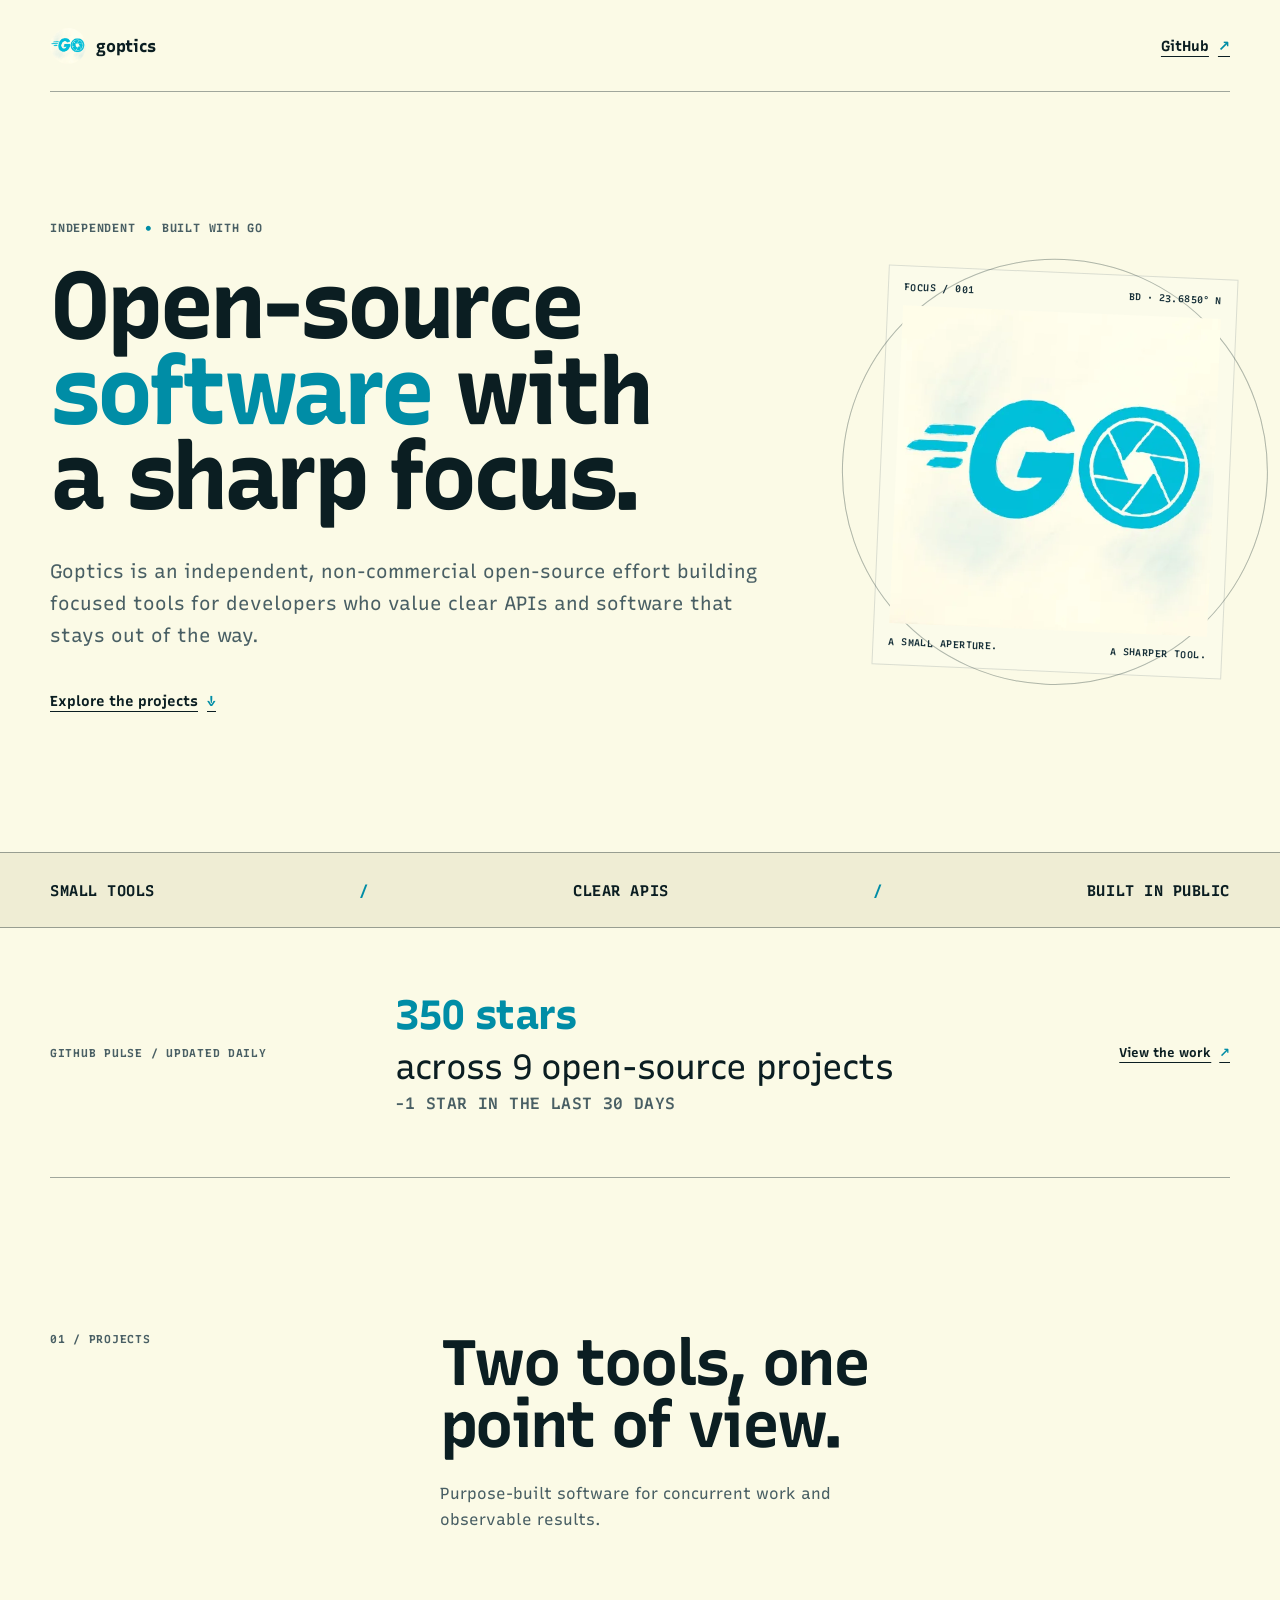
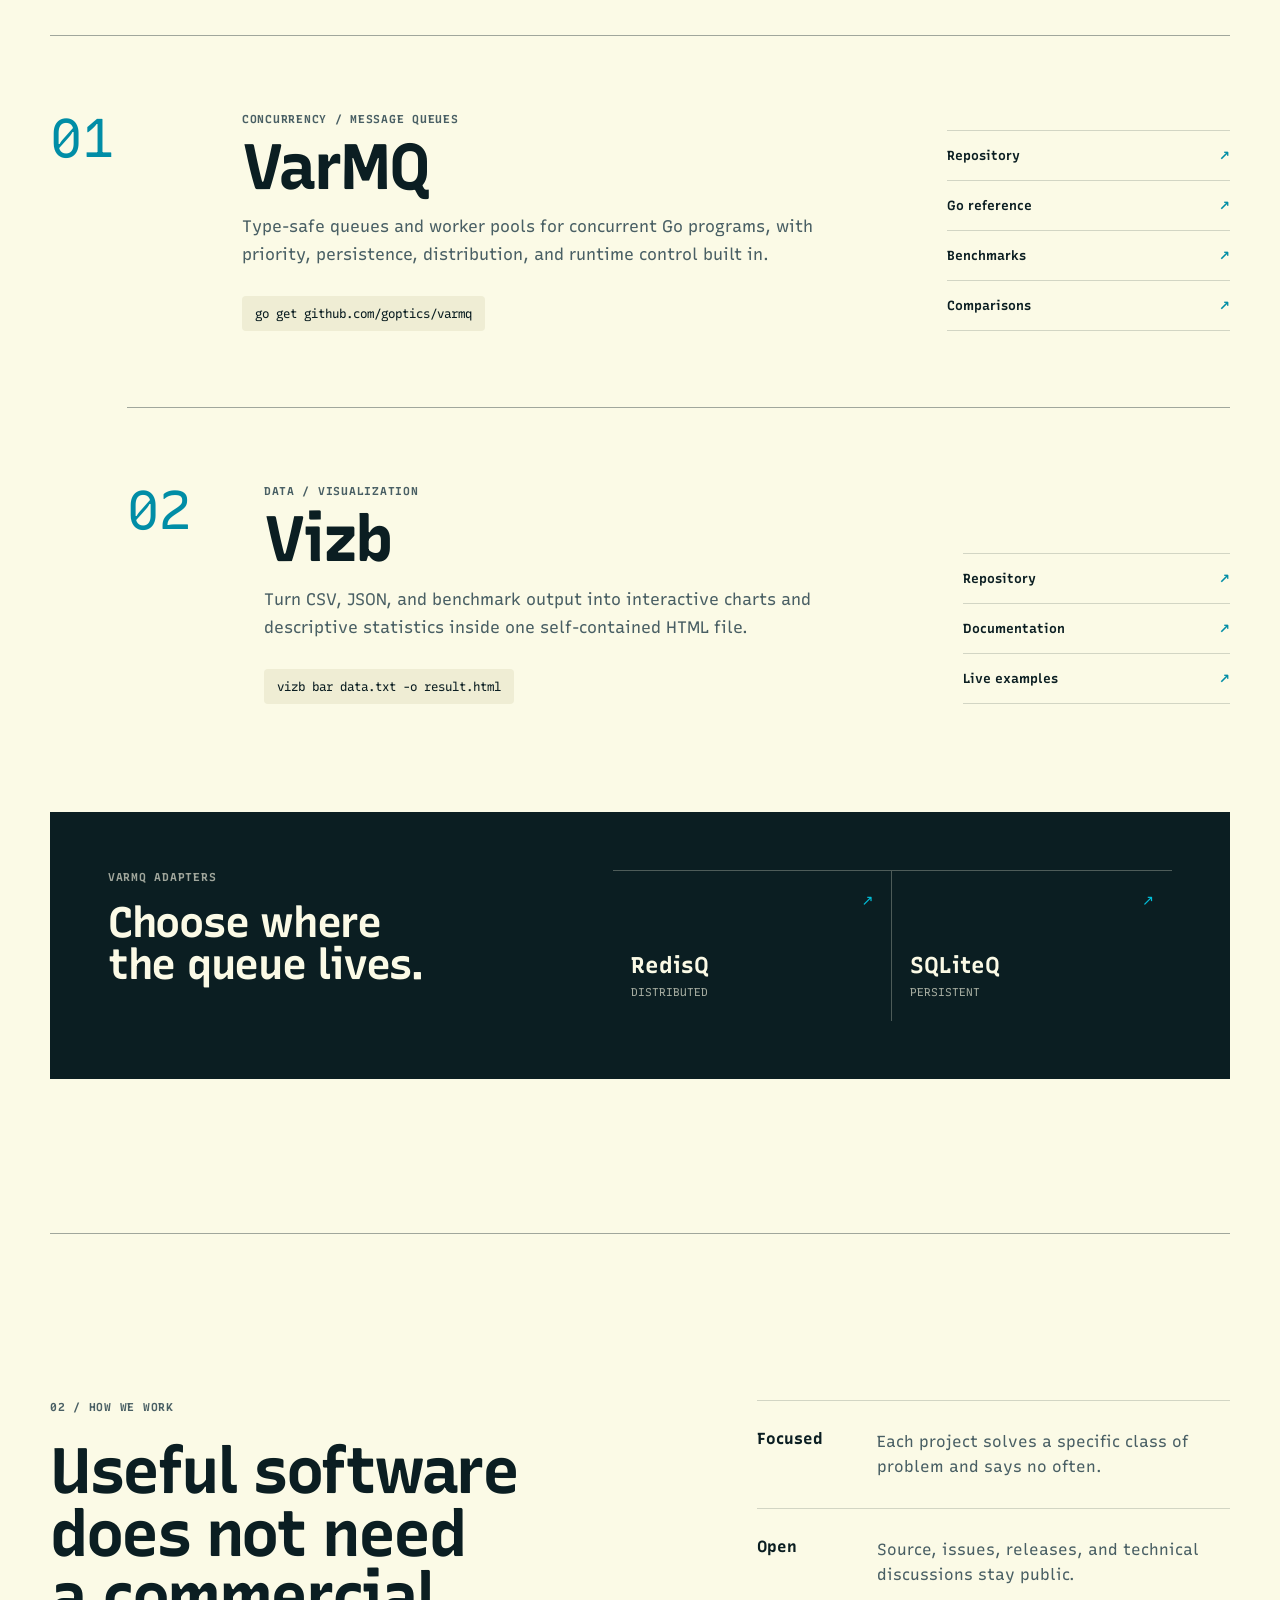
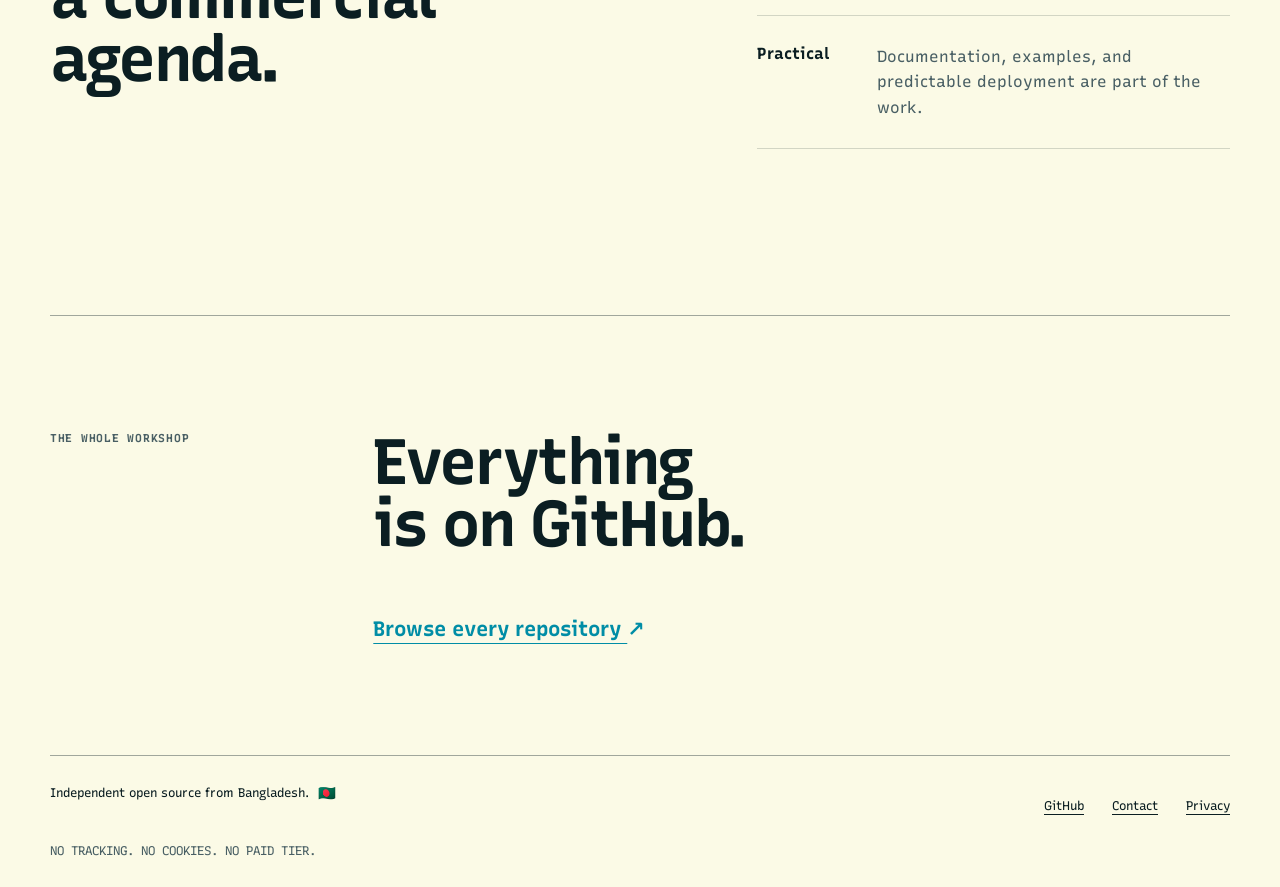
<file: index.html>
<!doctype html>
<html lang="en">
  <head>
    <meta charset="utf-8" />
    <meta name="viewport" content="width=device-width, initial-scale=1" />
    <meta
      name="description"
      content="Goptics is a non-commercial open-source organization building focused developer tools with Go."
    />
    <meta name="theme-color" content="#fbfbea" media="(prefers-color-scheme: light)" />
    <meta name="theme-color" content="#101d20" media="(prefers-color-scheme: dark)" />

    <meta property="og:type" content="website" />
    <meta property="og:title" content="Goptics: focused open-source tools built with Go" />
    <meta
      property="og:description"
      content="Open-source software with a sharp focus."
    />
    <meta property="og:url" content="https://goptics.org/" />
    <meta property="og:image" content="https://goptics.org/assets/og-image.png" />
    <meta property="og:image:width" content="1200" />
    <meta property="og:image:height" content="630" />
    <meta
      property="og:image:alt"
      content="Goptics: Open-source software with a sharp focus."
    />
    <meta name="twitter:card" content="summary_large_image" />
    <meta name="twitter:image" content="https://goptics.org/assets/og-image.png" />

    <link rel="canonical" href="https://goptics.org/" />
    <link rel="icon" href="/assets/goptics-mark.webp" type="image/webp" />
    <link
      rel="preload"
      href="/assets/fonts/recursive-english.woff2"
      as="font"
      type="font/woff2"
      crossorigin
    />
    <link rel="stylesheet" href="/styles.css" />

    <title>Goptics: focused open-source tools built with Go</title>
  </head>
  <body>
    <a class="skip-link" href="#main-content">Skip to main content</a>

    <header class="site-header shell">
      <a class="brand" href="/" aria-label="Goptics home">
        <img src="/assets/goptics-mark.webp" alt="" width="460" height="460" />
        <span>goptics</span>
      </a>

      <a class="header-link" href="https://github.com/goptics">
        GitHub <span aria-hidden="true">↗</span>
      </a>
    </header>

    <main id="main-content">
      <section class="hero shell" aria-labelledby="hero-title">
        <div class="hero-copy">
          <p class="eyebrow"><span>Independent</span><span>Built with Go</span></p>
          <h1 id="hero-title">
            Open-source <em>software</em> with a sharp focus.
          </h1>
          <p class="hero-summary">
            Goptics is an independent, non-commercial open-source effort building
            focused tools for developers who value clear APIs and software that
            stays out of the way.
          </p>
          <a class="text-link hero-link" href="#projects">
            Explore the projects <span aria-hidden="true">↓</span>
          </a>
        </div>

        <figure class="focus-print">
          <div class="focus-print__meta" aria-hidden="true">
            <span>FOCUS / 001</span>
            <span>BD · 23.6850° N</span>
          </div>
          <img
            src="/assets/goptics-mark.webp"
            alt="Goptics logo: a cyan Go wordmark with a camera aperture"
            width="460"
            height="460"
          />
          <figcaption>
            <span>A small aperture.</span>
            <span>A sharper tool.</span>
          </figcaption>
        </figure>
      </section>

      <aside class="principle-line" aria-label="Goptics principles">
        <div class="shell principle-line__inner">
          <span>Small tools</span>
          <span aria-hidden="true">/</span>
          <span>Clear APIs</span>
          <span aria-hidden="true">/</span>
          <span>Built in public</span>
        </div>
      </aside>

      <section class="github-pulse shell" aria-labelledby="github-pulse-title">
        <p class="section-index" id="github-pulse-title">GitHub pulse / updated daily</p>
        <p class="github-pulse__sentence">
          <!-- github-stars:start -->
            <strong class="github-pulse__total">350 stars</strong>
            <span>across 9 open-source projects</span>
            <span class="github-pulse__change">-1 star in the last 30 days</span>
            <!-- github-stars:end -->
        </p>
        <a
          class="github-pulse__link"
          href="https://github.com/orgs/goptics/repositories"
          aria-label="View all Goptics repositories on GitHub"
        >
          View the work <span aria-hidden="true">↗</span>
        </a>
      </section>

      <section class="projects shell" id="projects" aria-labelledby="projects-title">
        <header class="section-heading">
          <p class="section-index">01 / Projects</p>
          <div>
            <h2 id="projects-title">Two tools, one point of view.</h2>
            <p>
              Purpose-built software for concurrent work and observable results.
            </p>
          </div>
        </header>

        <article class="project project--varmq">
          <div class="project-number" aria-hidden="true">01</div>
          <div class="project-body">
            <p class="project-type">Concurrency / message queues</p>
            <h3>VarMQ</h3>
            <p>
              Type-safe queues and worker pools for concurrent Go programs, with
              priority, persistence, distribution, and runtime control built in.
            </p>
            <code>go get github.com/goptics/varmq</code>
          </div>
          <nav class="project-links" aria-label="VarMQ links">
            <a href="https://github.com/goptics/varmq">
              Repository <span aria-hidden="true">↗</span>
            </a>
            <a href="https://pkg.go.dev/github.com/goptics/varmq">
              Go reference <span aria-hidden="true">↗</span>
            </a>
            <a href="https://varmq.goptics.org/bench-log/">
              Benchmarks <span aria-hidden="true">↗</span>
            </a>
            <a href="https://goptics.github.io/varmq-benchmarks/">
              Comparisons <span aria-hidden="true">↗</span>
            </a>
          </nav>
        </article>

        <article class="project project--vizb">
          <div class="project-number" aria-hidden="true">02</div>
          <div class="project-body">
            <p class="project-type">Data / visualization</p>
            <h3>Vizb</h3>
            <p>
              Turn CSV, JSON, and benchmark output into interactive charts and
              descriptive statistics inside one self-contained HTML file.
            </p>
            <code>vizb bar data.txt -o result.html</code>
          </div>
          <nav class="project-links" aria-label="Vizb links">
            <a href="https://github.com/goptics/vizb">
              Repository <span aria-hidden="true">↗</span>
            </a>
            <a href="https://vizb.goptics.org/">
              Documentation <span aria-hidden="true">↗</span>
            </a>
            <a href="https://vizb.goptics.org/examples/">
              Live examples <span aria-hidden="true">↗</span>
            </a>
          </nav>
        </article>

        <aside class="adapters" aria-labelledby="adapters-title">
          <div>
            <p class="section-index">VarMQ adapters</p>
            <h3 id="adapters-title">Choose where the queue lives.</h3>
          </div>
          <div class="adapter-links">
            <a href="https://github.com/goptics/redisq">
              <span>RedisQ</span>
              <small>Distributed</small>
              <b aria-hidden="true">↗</b>
            </a>
            <a href="https://github.com/goptics/sqliteq">
              <span>SQLiteQ</span>
              <small>Persistent</small>
              <b aria-hidden="true">↗</b>
            </a>
          </div>
        </aside>
      </section>

      <section class="manifesto shell" aria-labelledby="manifesto-title">
        <header>
          <p class="section-index">02 / How we work</p>
          <h2 id="manifesto-title">
            Useful software does not need a commercial agenda.
          </h2>
        </header>
        <dl>
          <div>
            <dt>Focused</dt>
            <dd>Each project solves a specific class of problem and says no often.</dd>
          </div>
          <div>
            <dt>Open</dt>
            <dd>Source, issues, releases, and technical discussions stay public.</dd>
          </div>
          <div>
            <dt>Practical</dt>
            <dd>Documentation, examples, and predictable deployment are part of the work.</dd>
          </div>
        </dl>
      </section>

      <section class="closing shell" aria-labelledby="closing-title">
        <p class="section-index">The whole workshop</p>
        <h2 id="closing-title">Everything is on GitHub.</h2>
        <a class="closing-link" href="https://github.com/orgs/goptics/repositories">
          Browse every repository <span aria-hidden="true">↗</span>
        </a>
      </section>
    </main>

    <footer class="site-footer shell">
      <p>
        Independent open source from Bangladesh.
        <span class="country-mark" role="img" aria-label="Bangladesh">🇧🇩</span>
      </p>
      <nav aria-label="Footer">
        <a href="https://github.com/goptics">GitHub</a>
        <a href="mailto:fahim@goptics.org">Contact</a>
        <a href="/privacy.html">Privacy</a>
      </nav>
      <p class="footer-note">No tracking. No cookies. No paid tier.</p>
    </footer>
  </body>
</html>
</file>
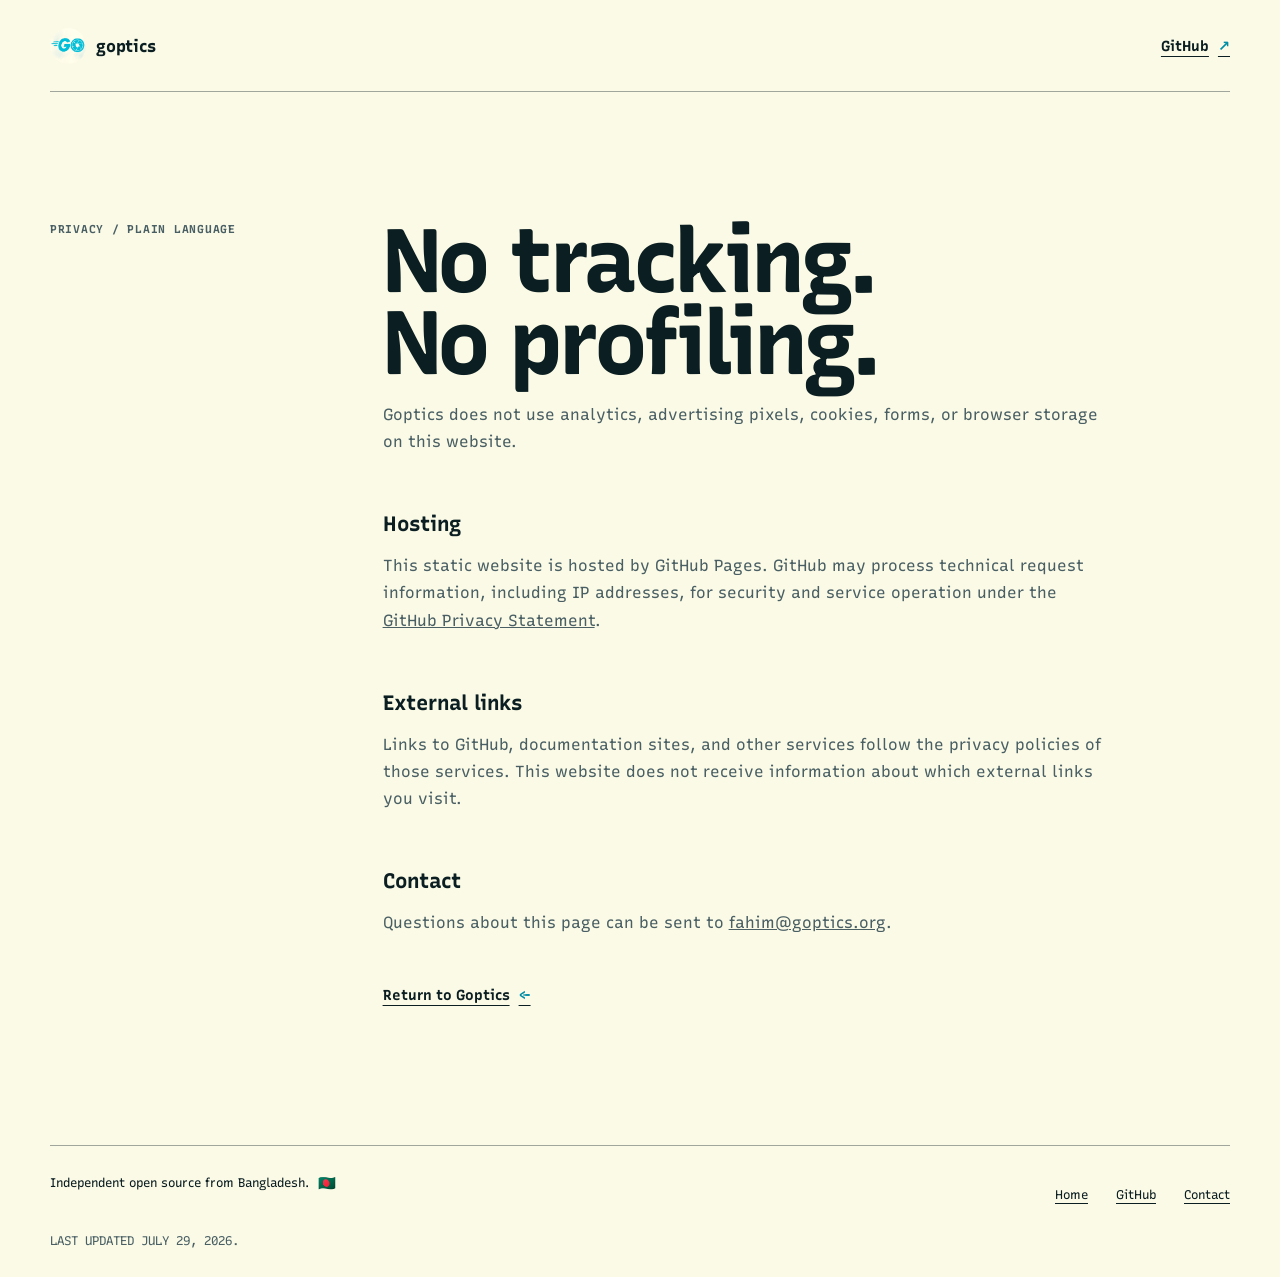
<file: privacy.html>
<!doctype html>
<html lang="en">
  <head>
    <meta charset="utf-8" />
    <meta name="viewport" content="width=device-width, initial-scale=1" />
    <meta
      name="description"
      content="Privacy information for the Goptics organization website."
    />
    <meta name="theme-color" content="#fbfbea" />
    <link rel="canonical" href="https://goptics.org/privacy.html" />
    <link rel="icon" href="/assets/goptics-mark.webp" type="image/webp" />
    <link rel="stylesheet" href="/styles.css" />
    <title>Privacy — Goptics</title>
  </head>
  <body>
    <a class="skip-link" href="#main-content">Skip to main content</a>
    <header class="site-header shell">
      <a class="brand" href="/" aria-label="Goptics home">
        <img src="/assets/goptics-mark.webp" alt="" width="460" height="460" />
        <span>goptics</span>
      </a>
      <a class="header-link" href="https://github.com/goptics">
        GitHub <span aria-hidden="true">↗</span>
      </a>
    </header>

    <main class="simple-page shell" id="main-content">
      <div class="simple-page__inner">
        <p class="section-index">Privacy / Plain language</p>
        <article>
          <h1>No tracking. No profiling.</h1>
          <p>
            Goptics does not use analytics, advertising pixels, cookies, forms, or
            browser storage on this website.
          </p>

          <h2>Hosting</h2>
          <p>
            This static website is hosted by GitHub Pages. GitHub may process
            technical request information, including IP addresses, for security
            and service operation under the
            <a href="https://docs.github.com/en/site-policy/privacy-policies/github-general-privacy-statement"
              >GitHub Privacy Statement</a
            >.
          </p>

          <h2>External links</h2>
          <p>
            Links to GitHub, documentation sites, and other services follow the
            privacy policies of those services. This website does not receive
            information about which external links you visit.
          </p>

          <h2>Contact</h2>
          <p>
            Questions about this page can be sent to
            <a href="mailto:fahim@goptics.org">fahim@goptics.org</a>.
          </p>

          <a class="text-link" href="/">
            Return to Goptics <span aria-hidden="true">←</span>
          </a>
        </article>
      </div>
    </main>

    <footer class="site-footer shell">
      <p>
        Independent open source from Bangladesh.
        <span class="country-mark" role="img" aria-label="Bangladesh">🇧🇩</span>
      </p>
      <nav aria-label="Footer">
        <a href="/">Home</a>
        <a href="https://github.com/goptics">GitHub</a>
        <a href="mailto:fahim@goptics.org">Contact</a>
      </nav>
      <p class="footer-note">Last updated July 29, 2026.</p>
    </footer>
  </body>
</html>
</file>
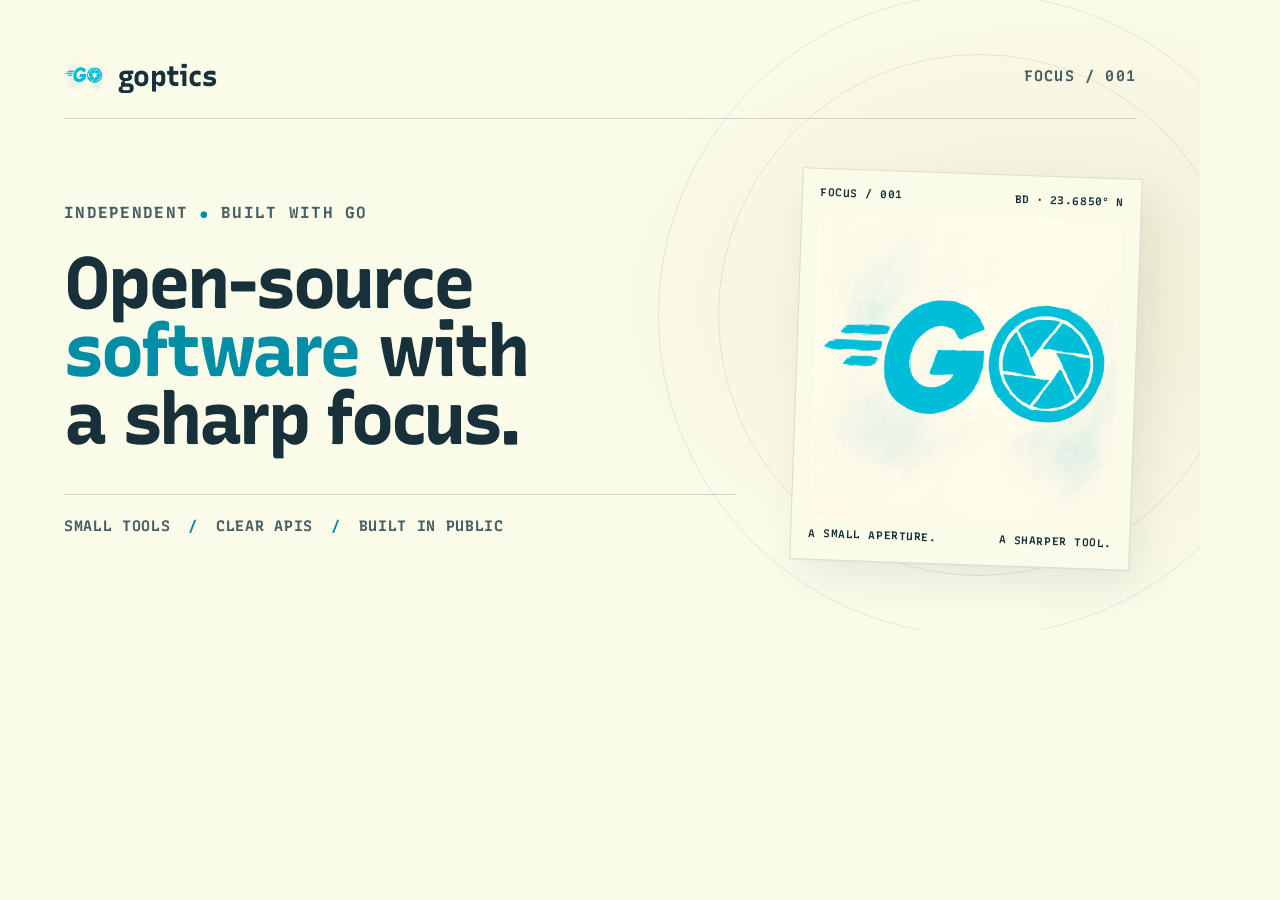
<file: scripts/og-image.html>
<!doctype html>
<html lang="en">
  <head>
    <meta charset="utf-8" />
    <title>Goptics OG image source</title>
    <style>
      @font-face {
        font-family: "Recursive";
        src: url("../assets/fonts/recursive-english.woff2") format("woff2");
        font-style: normal;
        font-weight: 300 1000;
      }

      * {
        box-sizing: border-box;
        margin: 0;
        padding: 0;
      }

      html,
      body {
        width: 1200px;
        height: 630px;
        overflow: hidden;
        background: #fbfbea;
      }

      body {
        color: #173039;
        font-family: "Recursive", ui-sans-serif, system-ui, sans-serif;
        font-variation-settings: "CASL" 0.15, "CRSV" 0, "MONO" 0, "slnt" 0;
        -webkit-font-smoothing: antialiased;
      }

      .canvas {
        position: relative;
        width: 1200px;
        height: 630px;
        padding: 56px 64px 52px;
        background:
          radial-gradient(
            ellipse 58% 72% at 88% 48%,
            oklch(0.94 0.033 103) 0%,
            transparent 68%
          ),
          #fbfbea;
        overflow: hidden;
      }

      .canvas::before,
      .canvas::after {
        position: absolute;
        border: 1px solid rgba(23, 48, 57, 0.1);
        border-radius: 50%;
        content: "";
        pointer-events: none;
      }

      .canvas::before {
        width: 520px;
        height: 520px;
        top: 50%;
        right: -40px;
        transform: translateY(-50%);
      }

      .canvas::after {
        width: 640px;
        height: 640px;
        top: 50%;
        right: -100px;
        transform: translateY(-50%);
      }

      .top {
        position: relative;
        z-index: 1;
        display: flex;
        align-items: center;
        justify-content: space-between;
        margin-bottom: 54px;
        padding-bottom: 22px;
        border-bottom: 1px solid rgba(23, 48, 57, 0.18);
      }

      .brand {
        display: flex;
        align-items: center;
        gap: 14px;
        font-size: 28px;
        font-weight: 750;
        letter-spacing: -0.02em;
      }

      .brand img {
        width: 40px;
        height: 40px;
        border-radius: 50%;
        display: block;
      }

      .meta {
        font-variation-settings: "CASL" 0, "CRSV" 0, "MONO" 1, "slnt" 0;
        font-size: 15px;
        font-weight: 650;
        letter-spacing: 0.08em;
        text-transform: uppercase;
        color: oklch(0.47 0.028 214);
      }

      .body {
        position: relative;
        z-index: 1;
        display: grid;
        grid-template-columns: 1fr 360px;
        gap: 40px;
        align-items: center;
        min-height: 360px;
      }

      .copy {
        max-width: 680px;
      }

      .eyebrow {
        display: flex;
        gap: 12px;
        margin-bottom: 28px;
        color: oklch(0.47 0.028 214);
        font-variation-settings: "CASL" 0, "CRSV" 0, "MONO" 1, "slnt" 0;
        font-size: 16px;
        font-weight: 650;
        letter-spacing: 0.08em;
        text-transform: uppercase;
      }

      .eyebrow span + span::before {
        margin-right: 12px;
        color: oklch(0.58 0.13 211);
        content: "●";
        font-size: 0.55em;
        vertical-align: 0.18em;
      }

      h1 {
        margin: 0;
        font-size: 72px;
        font-variation-settings: "CASL" 0.25, "CRSV" 0, "MONO" 0, "slnt" 0;
        font-weight: 760;
        letter-spacing: -0.045em;
        line-height: 0.94;
        max-width: 11ch;
      }

      h1 em {
        color: oklch(0.58 0.13 211);
        font-style: normal;
      }

      .principles {
        display: flex;
        flex-wrap: wrap;
        gap: 10px 18px;
        margin-top: 40px;
        padding-top: 22px;
        border-top: 1px solid rgba(23, 48, 57, 0.18);
        color: oklch(0.47 0.028 214);
        font-variation-settings: "CASL" 0, "CRSV" 0, "MONO" 1, "slnt" 0;
        font-size: 15px;
        font-weight: 650;
        letter-spacing: 0.045em;
        text-transform: uppercase;
      }

      .principles span[data-sep] {
        color: oklch(0.58 0.13 211);
      }

      .mark-panel {
        position: relative;
        justify-self: end;
        width: 340px;
        padding: 18px 18px 20px;
        background: #fbfbea;
        color: #173039;
        outline: 1px solid rgba(23, 48, 57, 0.14);
        outline-offset: -1px;
        transform: rotate(2deg);
        box-shadow:
          0 1px 0 rgba(23, 48, 57, 0.04),
          12px 18px 40px rgba(23, 48, 57, 0.08);
      }

      .mark-panel__meta,
      .mark-panel figcaption {
        display: flex;
        justify-content: space-between;
        gap: 12px;
        font-variation-settings: "CASL" 0, "CRSV" 0, "MONO" 1, "slnt" 0;
        font-size: 11px;
        font-weight: 600;
        letter-spacing: 0.05em;
        text-transform: uppercase;
      }

      .mark-panel img {
        width: 100%;
        height: auto;
        display: block;
        margin-block: 12px;
      }
    </style>
  </head>
  <body>
    <div class="canvas">
      <header class="top">
        <div class="brand">
          <img src="../assets/goptics-mark.png" alt="" width="40" height="40" />
          <span>goptics</span>
        </div>
        <div class="meta">FOCUS / 001</div>
      </header>

      <div class="body">
        <div class="copy">
          <p class="eyebrow"><span>Independent</span><span>Built with Go</span></p>
          <h1>Open-source <em>software</em> with a sharp focus.</h1>
          <div class="principles">
            <span>Small tools</span>
            <span data-sep>/</span>
            <span>Clear APIs</span>
            <span data-sep>/</span>
            <span>Built in public</span>
          </div>
        </div>

        <figure class="mark-panel">
          <div class="mark-panel__meta">
            <span>FOCUS / 001</span>
            <span>BD · 23.6850° N</span>
          </div>
          <img
            src="../assets/goptics-mark.png"
            alt=""
            width="460"
            height="460"
          />
          <figcaption>
            <span>A small aperture.</span>
            <span>A sharper tool.</span>
          </figcaption>
        </figure>
      </div>
    </div>
  </body>
</html>
</file>
<file: styles.css>
@font-face {
  font-family: "Recursive";
  src: url("/assets/fonts/recursive-english.woff2") format("woff2");
  font-display: swap;
  font-style: normal;
  font-weight: 300 1000;
}

:root {
  color-scheme: light dark;
  --paper: oklch(0.98 0.026 103);
  --paper-deep: oklch(0.94 0.033 103);
  --ink: oklch(0.22 0.026 214);
  --muted: oklch(0.47 0.028 214);
  --cyan: oklch(0.73 0.14 211);
  --cyan-deep: oklch(0.58 0.13 211);
  --line: oklch(0.22 0.026 214 / 0.17);
  --line-strong: oklch(0.22 0.026 214 / 0.38);
  --focus: oklch(0.57 0.17 211);
  --shell: min(1180px, calc(100vw - 48px));
  --radius-sm: 4px;
  --radius-md: 10px;
  --ease-out: cubic-bezier(0.16, 1, 0.3, 1);
}

@media (prefers-color-scheme: dark) {
  :root {
    --paper: oklch(0.16 0.014 214);
    --paper-deep: oklch(0.2 0.018 214);
    --ink: oklch(0.94 0.02 103);
    --muted: oklch(0.7 0.025 103);
    --cyan: oklch(0.77 0.13 211);
    --cyan-deep: oklch(0.7 0.13 211);
    --line: oklch(0.94 0.02 103 / 0.14);
    --line-strong: oklch(0.94 0.02 103 / 0.32);
    --focus: oklch(0.77 0.13 211);
  }
}

*,
*::before,
*::after {
  box-sizing: border-box;
}

html {
  scroll-behavior: smooth;
  text-size-adjust: 100%;
}

body {
  margin: 0;
  background: var(--paper);
  color: var(--ink);
  font-family: "Recursive", ui-sans-serif, system-ui, sans-serif;
  font-variation-settings:
    "CASL" 0.15,
    "CRSV" 0,
    "MONO" 0,
    "slnt" 0;
  -webkit-font-smoothing: antialiased;
  -moz-osx-font-smoothing: grayscale;
}

body,
a,
button {
  touch-action: manipulation;
}

a {
  color: inherit;
}

img {
  display: block;
  max-width: 100%;
}

.shell {
  width: var(--shell);
  margin-inline: auto;
}

.skip-link {
  position: fixed;
  z-index: 100;
  top: 12px;
  left: 12px;
  padding: 10px 14px;
  transform: translateY(-160%);
  border-radius: var(--radius-sm);
  background: var(--ink);
  color: var(--paper);
  font-weight: 700;
  text-decoration: none;
  transition: transform 160ms var(--ease-out);
}

.skip-link:focus {
  transform: translateY(0);
}

:focus-visible {
  outline: 3px solid var(--focus);
  outline-offset: 4px;
}

.site-header {
  display: flex;
  min-height: 92px;
  align-items: center;
  justify-content: space-between;
  border-bottom: 1px solid var(--line-strong);
}

.brand {
  display: inline-flex;
  min-height: 44px;
  align-items: center;
  gap: 10px;
  font-size: 1.04rem;
  font-weight: 750;
  letter-spacing: -0.012em;
  text-decoration: none;
}

.brand img {
  width: 36px;
  height: 36px;
  border-radius: 50%;
}

.header-link,
.text-link {
  display: inline-flex;
  min-height: 44px;
  align-items: center;
  gap: 9px;
  font-size: 0.9rem;
  font-weight: 680;
  text-decoration-thickness: 1px;
  text-underline-offset: 5px;
}

.header-link span,
.text-link span {
  color: var(--cyan-deep);
  transition: transform 180ms var(--ease-out);
}

.hero {
  display: grid;
  min-height: min(760px, calc(100svh - 92px));
  grid-template-columns: minmax(0, 1.35fr) minmax(300px, 0.65fr);
  align-items: center;
  gap: clamp(48px, 8vw, 118px);
  padding-block: clamp(72px, 9vw, 132px);
}

.hero-copy {
  max-width: 760px;
}

.eyebrow {
  display: flex;
  gap: 10px;
  margin: 0 0 28px;
  color: var(--muted);
  font-size: 0.74rem;
  font-variation-settings:
    "CASL" 0,
    "CRSV" 0,
    "MONO" 1,
    "slnt" 0;
  font-weight: 650;
  letter-spacing: 0.065em;
  text-transform: uppercase;
}

.eyebrow span + span::before {
  margin-right: 10px;
  color: var(--cyan-deep);
  content: "●";
  font-size: 0.55em;
  vertical-align: 0.2em;
}

h1,
h2,
h3,
p {
  text-wrap: pretty;
}

h1,
h2 {
  text-wrap: balance;
}

h1 {
  max-width: 12ch;
  margin: 0;
  font-size: clamp(3.3rem, 7.3vw, 7rem);
  font-variation-settings:
    "CASL" 0.25,
    "CRSV" 0,
    "MONO" 0,
    "slnt" 0;
  font-weight: 760;
  letter-spacing: -0.045em;
  line-height: 0.92;
}

h1 em {
  color: var(--cyan-deep);
  font-style: normal;
}

.hero-summary {
  max-width: 61ch;
  margin: 36px 0 24px;
  color: var(--muted);
  font-size: clamp(1.05rem, 1.5vw, 1.25rem);
  line-height: 1.65;
}

.hero-link {
  margin-top: 4px;
}

.focus-print {
  position: relative;
  width: min(100%, 410px);
  margin: 0;
  justify-self: end;
  padding: 16px 16px 18px;
  background: #fbfbea;
  color: #173039;
  outline: 1px solid rgba(23, 48, 57, 0.14);
  outline-offset: -1px;
  transform: rotate(2.5deg);
  animation: print-enter 760ms var(--ease-out) both;
}

.focus-print::before,
.focus-print::after {
  position: absolute;
  z-index: -1;
  border: 1px solid var(--line);
  border-radius: 50%;
  content: "";
  pointer-events: none;
}

.focus-print::before {
  width: min(140%, calc(100% + 100vw - var(--shell) - 24px));
  aspect-ratio: 1;
  top: 50%;
  left: 50%;
  transform: translate(-50%, -50%);
}

.focus-print::after {
  width: min(166%, calc(100% + 100vw - var(--shell) - 24px));
  aspect-ratio: 1;
  top: 50%;
  left: 50%;
  transform: translate(-50%, -50%);
}

.focus-print__meta,
.focus-print figcaption {
  display: flex;
  justify-content: space-between;
  gap: 14px;
  font-variation-settings:
    "CASL" 0,
    "CRSV" 0,
    "MONO" 1,
    "slnt" 0;
  font-size: 0.61rem;
  font-weight: 600;
  letter-spacing: 0.045em;
  text-transform: uppercase;
}

.focus-print img {
  width: 100%;
  height: auto;
  margin-block: 13px;
}

.principle-line {
  overflow: hidden;
  border-block: 1px solid var(--line-strong);
  background: var(--paper-deep);
}

.principle-line__inner {
  display: flex;
  min-height: 74px;
  align-items: center;
  justify-content: space-between;
  gap: 24px;
  font-size: clamp(0.84rem, 1.2vw, 1rem);
  font-variation-settings:
    "CASL" 0,
    "CRSV" 0,
    "MONO" 1,
    "slnt" 0;
  font-weight: 650;
  letter-spacing: 0.035em;
  text-transform: uppercase;
}

.principle-line__inner span[aria-hidden] {
  color: var(--cyan-deep);
}

.github-pulse {
  display: grid;
  min-height: 250px;
  grid-template-columns: minmax(160px, 0.45fr) minmax(0, 1fr) auto;
  align-items: center;
  gap: 34px;
  border-bottom: 1px solid var(--line-strong);
}

.github-pulse__sentence {
  display: flex;
  margin: 0;
  flex-wrap: wrap;
  align-items: baseline;
  gap: 8px 12px;
  font-size: clamp(1.3rem, 2.7vw, 2.4rem);
  letter-spacing: -0.025em;
  line-height: 1.16;
}

.github-pulse__total {
  color: var(--cyan-deep);
  font-size: 1.18em;
  font-variant-numeric: tabular-nums;
  font-weight: 760;
}

.github-pulse__change {
  flex-basis: 100%;
  color: var(--muted);
  font-size: 0.47em;
  font-variation-settings:
    "CASL" 0,
    "CRSV" 0,
    "MONO" 1,
    "slnt" 0;
  font-weight: 590;
  letter-spacing: 0.025em;
  text-transform: uppercase;
}

.github-pulse__link {
  display: inline-flex;
  min-height: 44px;
  align-items: center;
  gap: 8px;
  font-size: 0.8rem;
  font-weight: 680;
  text-underline-offset: 5px;
  white-space: nowrap;
}

.github-pulse__link span {
  color: var(--cyan-deep);
  transition: transform 180ms var(--ease-out);
}

.projects {
  padding-block: clamp(90px, 12vw, 168px);
}

.section-heading {
  display: grid;
  grid-template-columns: minmax(160px, 0.45fr) minmax(0, 1fr);
  gap: 34px;
  margin-bottom: clamp(62px, 8vw, 106px);
}

.section-index,
.project-type {
  margin: 0;
  color: var(--muted);
  font-size: 0.71rem;
  font-variation-settings:
    "CASL" 0,
    "CRSV" 0,
    "MONO" 1,
    "slnt" 0;
  font-weight: 650;
  letter-spacing: 0.065em;
  text-transform: uppercase;
}

.section-heading h2,
.manifesto h2,
.closing h2 {
  margin: 0;
  font-size: clamp(2.2rem, 5vw, 4.7rem);
  font-weight: 690;
  letter-spacing: -0.038em;
  line-height: 0.98;
}

.section-heading h2 {
  max-width: 13ch;
}

.section-heading div > p {
  max-width: 50ch;
  margin: 24px 0 0;
  color: var(--muted);
  line-height: 1.6;
}

.project {
  display: grid;
  grid-template-columns: minmax(76px, 0.24fr) minmax(0, 1fr) minmax(190px, 0.42fr);
  gap: 30px;
  padding-block: clamp(42px, 6vw, 76px);
  border-top: 1px solid var(--line-strong);
}

.project-number {
  color: var(--cyan-deep);
  font-size: clamp(2.2rem, 4.2vw, 4rem);
  font-variation-settings:
    "CASL" 0,
    "CRSV" 0,
    "MONO" 1,
    "slnt" 0;
  font-weight: 400;
  line-height: 1;
}

.project-body h3 {
  margin: 11px 0 16px;
  font-size: clamp(2.5rem, 5vw, 5rem);
  font-weight: 730;
  letter-spacing: -0.04em;
  line-height: 0.95;
}

.project-body > p:not(.project-type) {
  max-width: 58ch;
  margin: 0;
  color: var(--muted);
  font-size: 1.04rem;
  line-height: 1.65;
}

.project code {
  display: block;
  width: fit-content;
  max-width: 100%;
  margin-top: 28px;
  overflow: auto;
  padding: 10px 13px;
  border-radius: var(--radius-sm);
  background: var(--paper-deep);
  color: var(--ink);
  font-family: inherit;
  font-size: 0.78rem;
  font-variation-settings:
    "CASL" 0,
    "CRSV" 0,
    "MONO" 1,
    "slnt" 0;
  white-space: nowrap;
}

.project-links {
  display: flex;
  align-self: end;
  flex-direction: column;
  border-top: 1px solid var(--line);
}

.project-links a {
  display: flex;
  min-height: 50px;
  align-items: center;
  justify-content: space-between;
  gap: 16px;
  border-bottom: 1px solid var(--line);
  font-size: 0.82rem;
  font-weight: 630;
  text-decoration: none;
}

.project-links a span {
  color: var(--cyan-deep);
  transition: transform 180ms var(--ease-out);
}

.project--vizb {
  margin-left: clamp(0px, 6vw, 92px);
  grid-template-columns: minmax(58px, 0.16fr) minmax(0, 1fr) minmax(190px, 0.4fr);
}

.adapters {
  display: grid;
  grid-template-columns: minmax(220px, 0.72fr) minmax(0, 1fr);
  gap: clamp(40px, 8vw, 120px);
  margin-top: 32px;
  padding: clamp(34px, 5vw, 58px);
  background: var(--ink);
  color: var(--paper);
}

.adapters .section-index {
  color: color-mix(in oklab, var(--paper), transparent 38%);
}

.adapters h3 {
  max-width: 14ch;
  margin: 18px 0 0;
  font-size: clamp(1.8rem, 3.3vw, 3.2rem);
  font-weight: 660;
  letter-spacing: -0.03em;
  line-height: 1;
}

.adapter-links {
  display: grid;
  grid-template-columns: repeat(2, minmax(0, 1fr));
  border-top: 1px solid color-mix(in oklab, var(--paper), transparent 72%);
}

.adapter-links a {
  position: relative;
  display: flex;
  min-height: 150px;
  flex-direction: column;
  justify-content: flex-end;
  padding: 22px 18px;
  border-right: 1px solid color-mix(in oklab, var(--paper), transparent 72%);
  text-decoration: none;
}

.adapter-links a:last-child {
  border-right: 0;
}

.adapter-links span {
  font-size: clamp(1.1rem, 2vw, 1.42rem);
  font-weight: 680;
}

.adapter-links small {
  margin-top: 6px;
  color: color-mix(in oklab, var(--paper), transparent 36%);
  font-size: 0.7rem;
  font-variation-settings:
    "CASL" 0,
    "CRSV" 0,
    "MONO" 1,
    "slnt" 0;
  text-transform: uppercase;
}

.adapter-links b {
  position: absolute;
  top: 20px;
  right: 18px;
  color: var(--cyan);
  font-size: 0.9rem;
  font-weight: 500;
  transition: transform 180ms var(--ease-out);
}

.manifesto {
  display: grid;
  grid-template-columns: minmax(0, 1.1fr) minmax(320px, 0.9fr);
  gap: clamp(60px, 10vw, 150px);
  padding-block: clamp(96px, 13vw, 184px);
  border-top: 1px solid var(--line-strong);
}

.manifesto h2 {
  max-width: 13ch;
  margin-top: 26px;
}

.manifesto dl {
  margin: 0;
}

.manifesto dl > div {
  display: grid;
  grid-template-columns: 100px minmax(0, 1fr);
  gap: 20px;
  padding-block: 28px;
  border-bottom: 1px solid var(--line);
}

.manifesto dl > div:first-child {
  border-top: 1px solid var(--line);
}

.manifesto dt {
  font-weight: 700;
}

.manifesto dd {
  margin: 0;
  color: var(--muted);
  line-height: 1.58;
}

.closing {
  display: grid;
  min-height: 440px;
  grid-template-columns: minmax(150px, 0.34fr) minmax(0, 1fr);
  align-content: center;
  gap: 32px;
  border-top: 1px solid var(--line-strong);
}

.closing h2 {
  max-width: 10ch;
}

.closing-link {
  grid-column: 2;
  width: fit-content;
  margin-top: 28px;
  color: var(--cyan-deep);
  font-size: clamp(1rem, 1.8vw, 1.3rem);
  font-weight: 680;
  text-decoration-thickness: 1px;
  text-underline-offset: 7px;
}

.closing-link span {
  display: inline-block;
  transition: transform 180ms var(--ease-out);
}

.site-footer {
  display: grid;
  min-height: 132px;
  grid-template-columns: 1fr auto;
  align-content: center;
  gap: 18px 36px;
  border-top: 1px solid var(--line-strong);
  font-size: 0.78rem;
}

.site-footer p {
  margin: 0;
}

.country-mark {
  display: inline-block;
  margin-left: 0.35em;
  font-size: 1.15em;
  line-height: 1;
  transform: translateY(0.08em);
}

.site-footer nav {
  display: flex;
  gap: 28px;
}

.site-footer a {
  min-height: 40px;
  align-content: center;
  text-underline-offset: 4px;
}

.footer-note {
  grid-column: 1 / -1;
  color: var(--muted);
  font-variation-settings:
    "CASL" 0,
    "CRSV" 0,
    "MONO" 1,
    "slnt" 0;
  text-transform: uppercase;
}

.simple-page {
  min-height: calc(100svh - 224px);
  padding-block: clamp(70px, 10vw, 140px);
}

.simple-page__inner {
  display: grid;
  grid-template-columns: minmax(140px, 0.35fr) minmax(0, 1fr);
  gap: 36px;
}

.simple-page article {
  max-width: 720px;
}

.simple-page h1 {
  max-width: 12ch;
  font-size: clamp(3rem, 7vw, 6.6rem);
}

.simple-page h2 {
  margin: 56px 0 14px;
  font-size: 1.3rem;
}

.simple-page p {
  color: var(--muted);
  line-height: 1.7;
}

.simple-page .text-link {
  margin-top: 20px;
}

@keyframes print-enter {
  from {
    opacity: 0;
    transform: translateY(18px) rotate(5deg);
  }
  to {
    opacity: 1;
    transform: translateY(0) rotate(2.5deg);
  }
}

@media (hover: hover) {
  .header-link:hover span,
  .text-link:hover span,
  .project-links a:hover span,
  .github-pulse__link:hover span,
  .closing-link:hover span {
    transform: translate(3px, -2px);
  }

  .adapter-links a:hover b {
    transform: translate(3px, -2px);
  }

  .project-links a:hover,
  .adapter-links a:hover,
  .closing-link:hover {
    color: var(--cyan-deep);
  }
}

@media (max-width: 900px) {
  :root {
    --shell: min(100% - 36px, 720px);
  }

  .hero {
    min-height: auto;
    grid-template-columns: 1fr;
    padding-block: 76px 110px;
  }

  .focus-print {
    display: none;
  }

  .section-heading,
  .manifesto,
  .simple-page__inner {
    grid-template-columns: 1fr;
  }

  .github-pulse {
    grid-template-columns: 1fr;
    align-content: center;
    gap: 20px;
    padding-block: 52px;
  }

  .github-pulse__sentence {
    max-width: 19ch;
  }

  .github-pulse__link {
    width: fit-content;
  }

  .project,
  .project--vizb {
    margin-left: 0;
    grid-template-columns: 72px minmax(0, 1fr);
  }

  .project-links {
    grid-column: 2;
    margin-top: 8px;
  }

  .adapters {
    grid-template-columns: 1fr;
  }

  .closing {
    grid-template-columns: 1fr;
  }

  .closing-link {
    grid-column: 1;
  }
}

@media (max-width: 560px) {
  :root {
    --shell: calc(100% - 28px);
  }

  .site-header {
    min-height: 76px;
  }

  .brand img {
    width: 32px;
    height: 32px;
  }

  .hero {
    gap: 50px;
    padding-block: 62px 92px;
  }

  h1 {
    font-size: clamp(3rem, 15vw, 4.7rem);
  }

  .hero-summary {
    margin-top: 28px;
  }

  .principle-line__inner {
    min-height: 96px;
    flex-wrap: wrap;
    justify-content: center;
    gap: 10px 16px;
    padding-block: 22px;
    text-align: center;
  }

  .section-heading {
    gap: 22px;
  }

  .project,
  .project--vizb {
    grid-template-columns: 1fr;
    gap: 22px;
  }

  .project-number {
    font-size: 1.35rem;
  }

  .project-links {
    grid-column: 1;
  }

  .project code {
    width: 100%;
  }

  .adapters {
    padding: 28px 22px;
  }

  .adapter-links {
    grid-template-columns: 1fr;
  }

  .adapter-links a {
    min-height: 90px;
    border-right: 0;
    border-bottom: 1px solid color-mix(in oklab, var(--paper), transparent 72%);
  }

  .adapter-links a:last-child {
    border-bottom: 0;
  }

  .manifesto dl > div {
    grid-template-columns: 1fr;
    gap: 8px;
  }

  .closing {
    min-height: 380px;
  }

  .site-footer {
    grid-template-columns: 1fr;
    padding-block: 36px;
  }

  .site-footer nav {
    flex-wrap: wrap;
    gap: 12px 24px;
  }

  .footer-note {
    grid-column: 1;
  }
}

@media (prefers-reduced-motion: reduce) {
  html {
    scroll-behavior: auto;
  }

  .focus-print {
    animation: none;
  }

  .header-link span,
  .text-link span,
  .project-links a span,
  .github-pulse__link span,
  .adapter-links b,
  .closing-link span,
  .skip-link {
    transition-duration: 0.01ms;
  }
}
</file>
